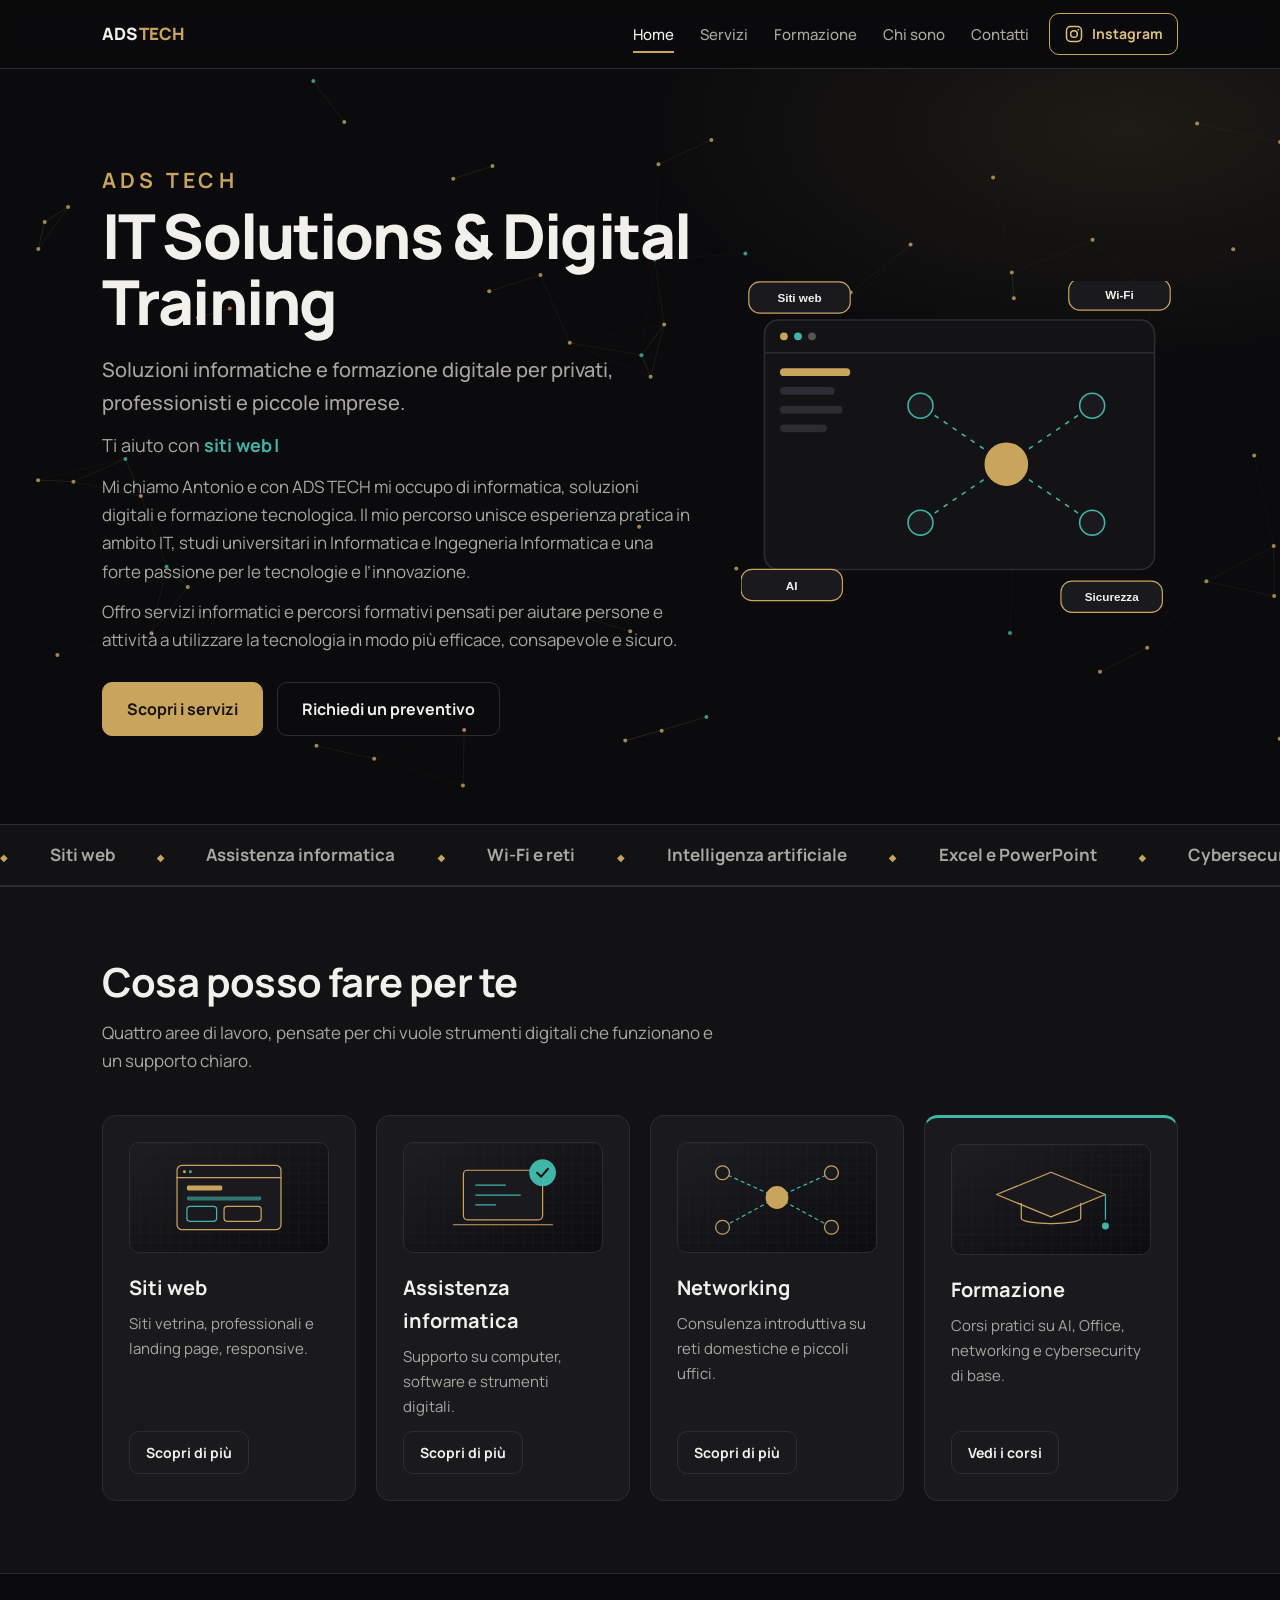
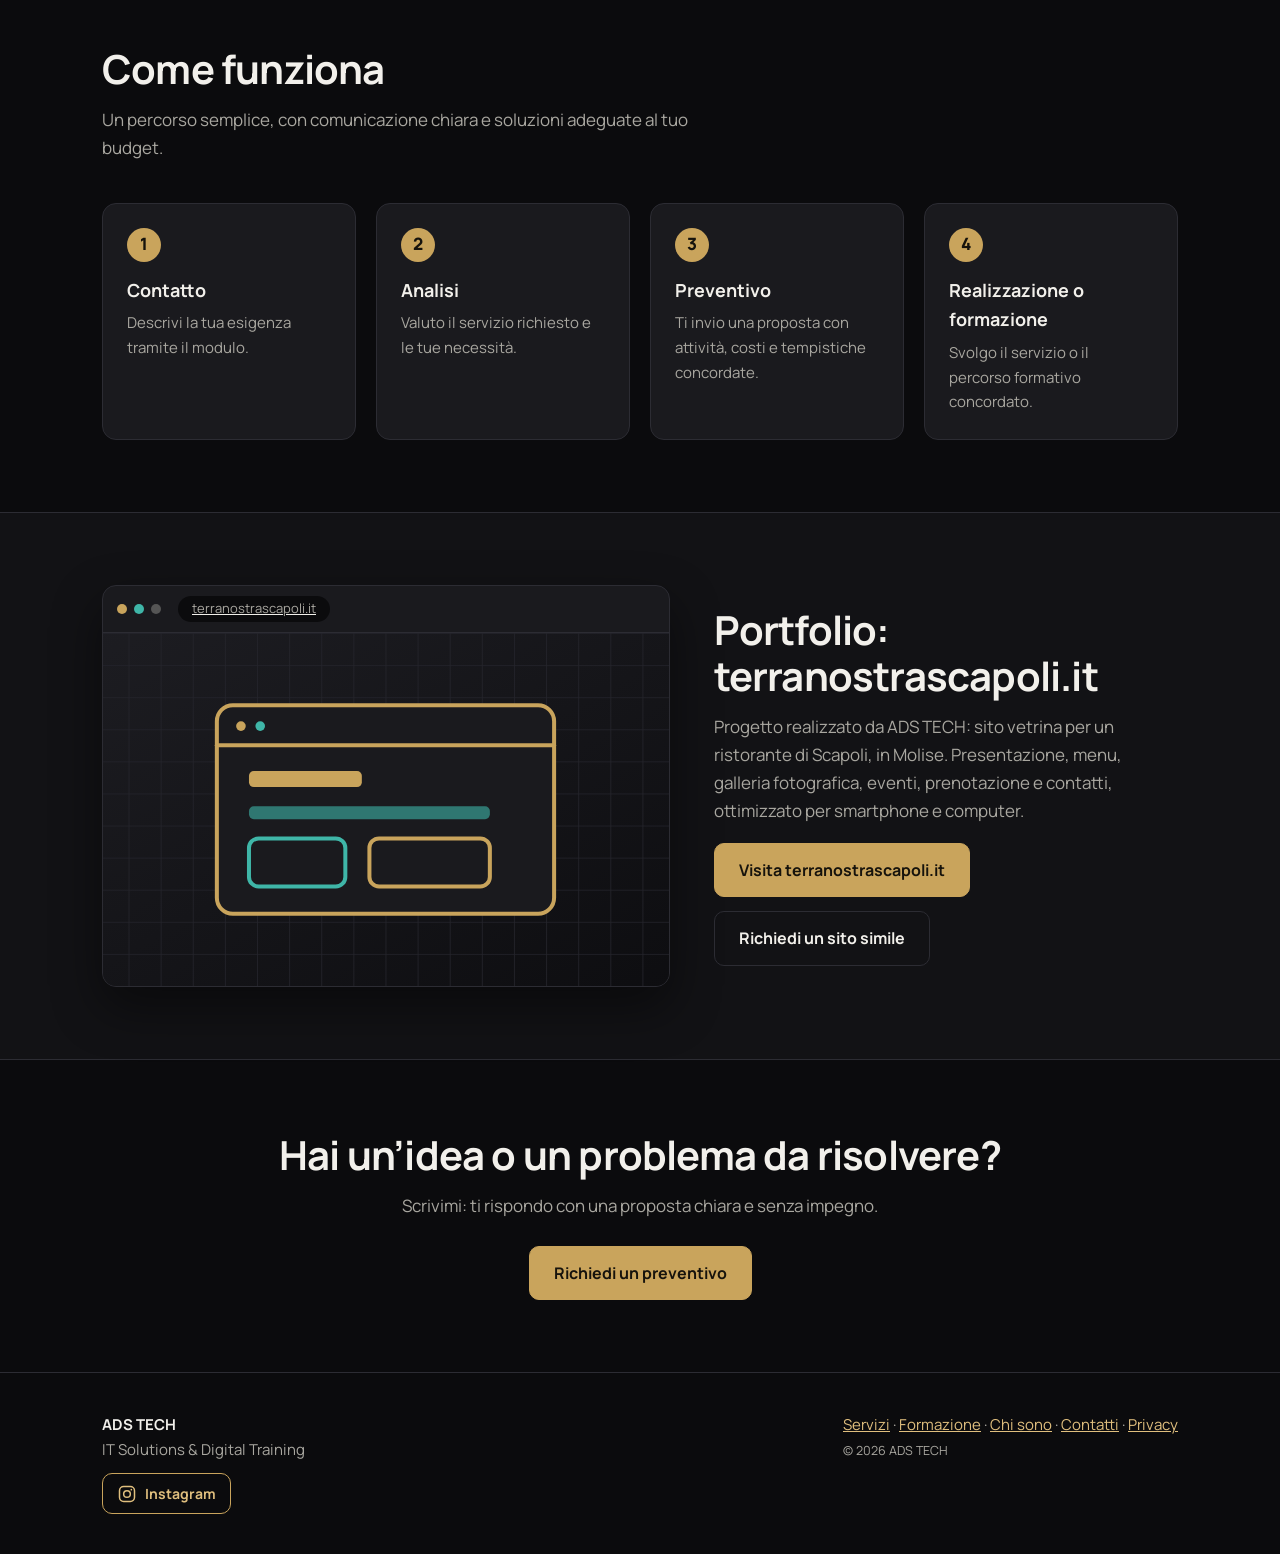
<file: index.html>
<!DOCTYPE html>
<html lang="it">
<head>
<meta charset="utf-8">
<meta name="viewport" content="width=device-width, initial-scale=1">
<title>ADS TECH | Servizi informatici, siti web, networking e intelligenza artificiale</title>
<meta name="description" content="ADS TECH: servizi informatici, creazione siti web, networking e intelligenza artificiale per privati, professionisti e piccole imprese.">
<meta name="author" content="ADS TECH">
<meta property="og:title" content="ADS TECH | Servizi informatici, siti web, networking e intelligenza artificiale">
<meta property="og:description" content="ADS TECH: servizi informatici, creazione siti web, networking e intelligenza artificiale per privati, professionisti e piccole imprese.">
<meta property="og:type" content="website"><meta property="og:site_name" content="ADS TECH">
<meta name="theme-color" content="#0b0b0d">
<link rel="preconnect" href="https://fonts.googleapis.com"><link rel="preconnect" href="https://fonts.gstatic.com" crossorigin>
<link href="https://fonts.googleapis.com/css2?family=Manrope:wght@400;500;700;800&display=swap" rel="stylesheet">
<link rel="stylesheet" href="style.css">
</head>
<body>
<header><div class="wrap nav">
<a class="logo" href="index.html">ADS <span>TECH</span></a>
<nav aria-label="Principale"><button class="menu-btn" id="menuBtn" aria-expanded="false" aria-controls="menu">Menu</button>
<ul id="menu">
<li><a href="index.html" aria-current="page">Home</a></li><li><a href="servizi.html" >Servizi</a></li><li><a href="formazione.html" >Formazione</a></li><li><a href="chi-sono.html" >Chi sono</a></li><li><a href="contatti.html" >Contatti</a></li>
</ul><a class="ig-btn" href="https://www.instagram.com/disandro.tech?cplk=MXMwYnIwM2o0bHpkdw%3D%3D&amp;utm_source=qr" target="_blank" rel="noopener" aria-label="ADS TECH su Instagram"><svg viewBox="0 0 24 24" aria-hidden="true"><rect x="3" y="3" width="18" height="18" rx="5"/><circle cx="12" cy="12" r="4"/><circle cx="17.2" cy="6.8" r="1" fill="currentColor" stroke="none"/></svg><span>Instagram</span></a></nav></div></header>
<main>
<div class="hero"><canvas id="bg" aria-hidden="true"></canvas><div class="wrap grid">
<div class="intro">
<h1><span class="kicker">ADS TECH</span>IT Solutions &amp; Digital Training</h1>
<p class="sub">Soluzioni informatiche e formazione digitale per privati, professionisti e piccole imprese.</p>
<p class="rot">Ti aiuto con <b id="rot"></b></p>
<p>Mi chiamo Antonio e con ADS TECH mi occupo di informatica, soluzioni digitali e formazione tecnologica. Il mio percorso unisce esperienza pratica in ambito IT, studi universitari in Informatica e Ingegneria Informatica e una forte passione per le tecnologie e l’innovazione.</p>
<p>Offro servizi informatici e percorsi formativi pensati per aiutare persone e attività a utilizzare la tecnologia in modo più efficace, consapevole e sicuro.</p>
<div class="cta"><a class="btn btn-primary" href="servizi.html">Scopri i servizi</a><a class="btn btn-ghost" href="contatti.html">Richiedi un preventivo</a></div>
</div>
<div class="net-wrap" aria-hidden="true"><img src="hero.svg" alt="" width="560" height="440"></div>
</div></div>
<div class="marquee" aria-hidden="true"><div class="track"><span>Siti web</span><span>Assistenza informatica</span><span>Wi-Fi e reti</span><span>Intelligenza artificiale</span><span>Excel e PowerPoint</span><span>Cybersecurity di base</span><span>TCP/IP</span><span>Password sicure</span><span>Backup dei dati</span><span>Prompt efficaci</span><span>Siti web</span><span>Assistenza informatica</span><span>Wi-Fi e reti</span><span>Intelligenza artificiale</span><span>Excel e PowerPoint</span><span>Cybersecurity di base</span><span>TCP/IP</span><span>Password sicure</span><span>Backup dei dati</span><span>Prompt efficaci</span></div></div>
<section class="alt"><div class="wrap"><h2>Cosa posso fare per te</h2><p class="lead">Quattro aree di lavoro, pensate per chi vuole strumenti digitali che funzionano e un supporto chiaro.</p>
<div class="cards">
<article class="card"><img class="cimg" src="web.svg" alt="" loading="lazy" width="400" height="220"><h3>Siti web</h3><p>Siti vetrina, professionali e landing page, responsive.</p><a class="btn btn-sm btn-ghost" href="servizi.html#web">Scopri di più</a></article>
<article class="card"><img class="cimg" src="assist.svg" alt="" loading="lazy" width="400" height="220"><h3>Assistenza informatica</h3><p>Supporto su computer, software e strumenti digitali.</p><a class="btn btn-sm btn-ghost" href="servizi.html#assistenza">Scopri di più</a></article>
<article class="card"><img class="cimg" src="net.svg" alt="" loading="lazy" width="400" height="220"><h3>Networking</h3><p>Consulenza introduttiva su reti domestiche e piccoli uffici.</p><a class="btn btn-sm btn-ghost" href="servizi.html#networking">Scopri di più</a></article>
<article class="card course"><img class="cimg" src="train.svg" alt="" loading="lazy" width="400" height="220"><h3>Formazione</h3><p>Corsi pratici su AI, Office, networking e cybersecurity di base.</p><a class="btn btn-sm btn-ghost" href="formazione.html">Vedi i corsi</a></article>
</div></div></section>
<section><div class="wrap"><h2>Come funziona</h2><p class="lead">Un percorso semplice, con comunicazione chiara e soluzioni adeguate al tuo budget.</p><ol class="steps"><li><h3>Contatto</h3><p>Descrivi la tua esigenza tramite il modulo.</p></li><li><h3>Analisi</h3><p>Valuto il servizio richiesto e le tue necessità.</p></li><li><h3>Preventivo</h3><p>Ti invio una proposta con attività, costi e tempistiche concordate.</p></li><li><h3>Realizzazione o formazione</h3><p>Svolgo il servizio o il percorso formativo concordato.</p></li></ol></div></section>
<section class="alt" id="demo"><div class="wrap demo">
<a class="browser" href="https://terranostrascapoli.it/" target="_blank" rel="noopener" aria-label="Apri terranostrascapoli.it, progetto realizzato da ADS TECH"><div class="bar"><i></i><i></i><i></i><span>terranostrascapoli.it</span></div><img src="https://terranostrascapoli.it/caption%281%29.jpg" alt="Anteprima del progetto terranostrascapoli.it realizzato da ADS TECH" loading="lazy" onerror="this.onerror=null;this.src='web.svg'"></a>
<div><h2>Portfolio: terranostrascapoli.it</h2><p class="lead" style="margin-bottom:18px">Progetto realizzato da ADS TECH: sito vetrina per un ristorante di Scapoli, in Molise. Presentazione, menu, galleria fotografica, eventi, prenotazione e contatti, ottimizzato per smartphone e computer.</p>
<div class="cta" style="margin-top:0"><a class="btn btn-primary" href="https://terranostrascapoli.it/" target="_blank" rel="noopener">Visita terranostrascapoli.it</a><a class="btn btn-ghost" href="contatti.html?servizio=Realizzazione%20siti%20web">Richiedi un sito simile</a></div></div>
</div></section>
<section class="band"><div class="wrap"><h2>Hai un’idea o un problema da risolvere?</h2><p class="lead">Scrivimi: ti rispondo con una proposta chiara e senza impegno.</p><a class="btn btn-primary" href="contatti.html">Richiedi un preventivo</a></div></section>
</main>
<footer><div class="wrap foot">
<div><b style="color:var(--text)">ADS TECH</b><br>IT Solutions &amp; Digital Training<br><a class="ig-btn ig-f" href="https://www.instagram.com/disandro.tech?cplk=MXMwYnIwM2o0bHpkdw%3D%3D&amp;utm_source=qr" target="_blank" rel="noopener" aria-label="ADS TECH su Instagram"><svg viewBox="0 0 24 24" aria-hidden="true"><rect x="3" y="3" width="18" height="18" rx="5"/><circle cx="12" cy="12" r="4"/><circle cx="17.2" cy="6.8" r="1" fill="currentColor" stroke="none"/></svg><span>Instagram</span></a></div>
<div><a href="servizi.html">Servizi</a> · <a href="formazione.html">Formazione</a> · <a href="chi-sono.html">Chi sono</a> · <a href="contatti.html">Contatti</a> · <a href="contatti.html#privacy">Privacy</a><br><!-- Aggiungere qui P.IVA / dati fiscali quando disponibili --><small>© <span id="y"></span> ADS TECH</small></div>
</div></footer>
<script src="effects.js" defer></script>
<script src="script.js"></script>
</body>
</html>
</file>
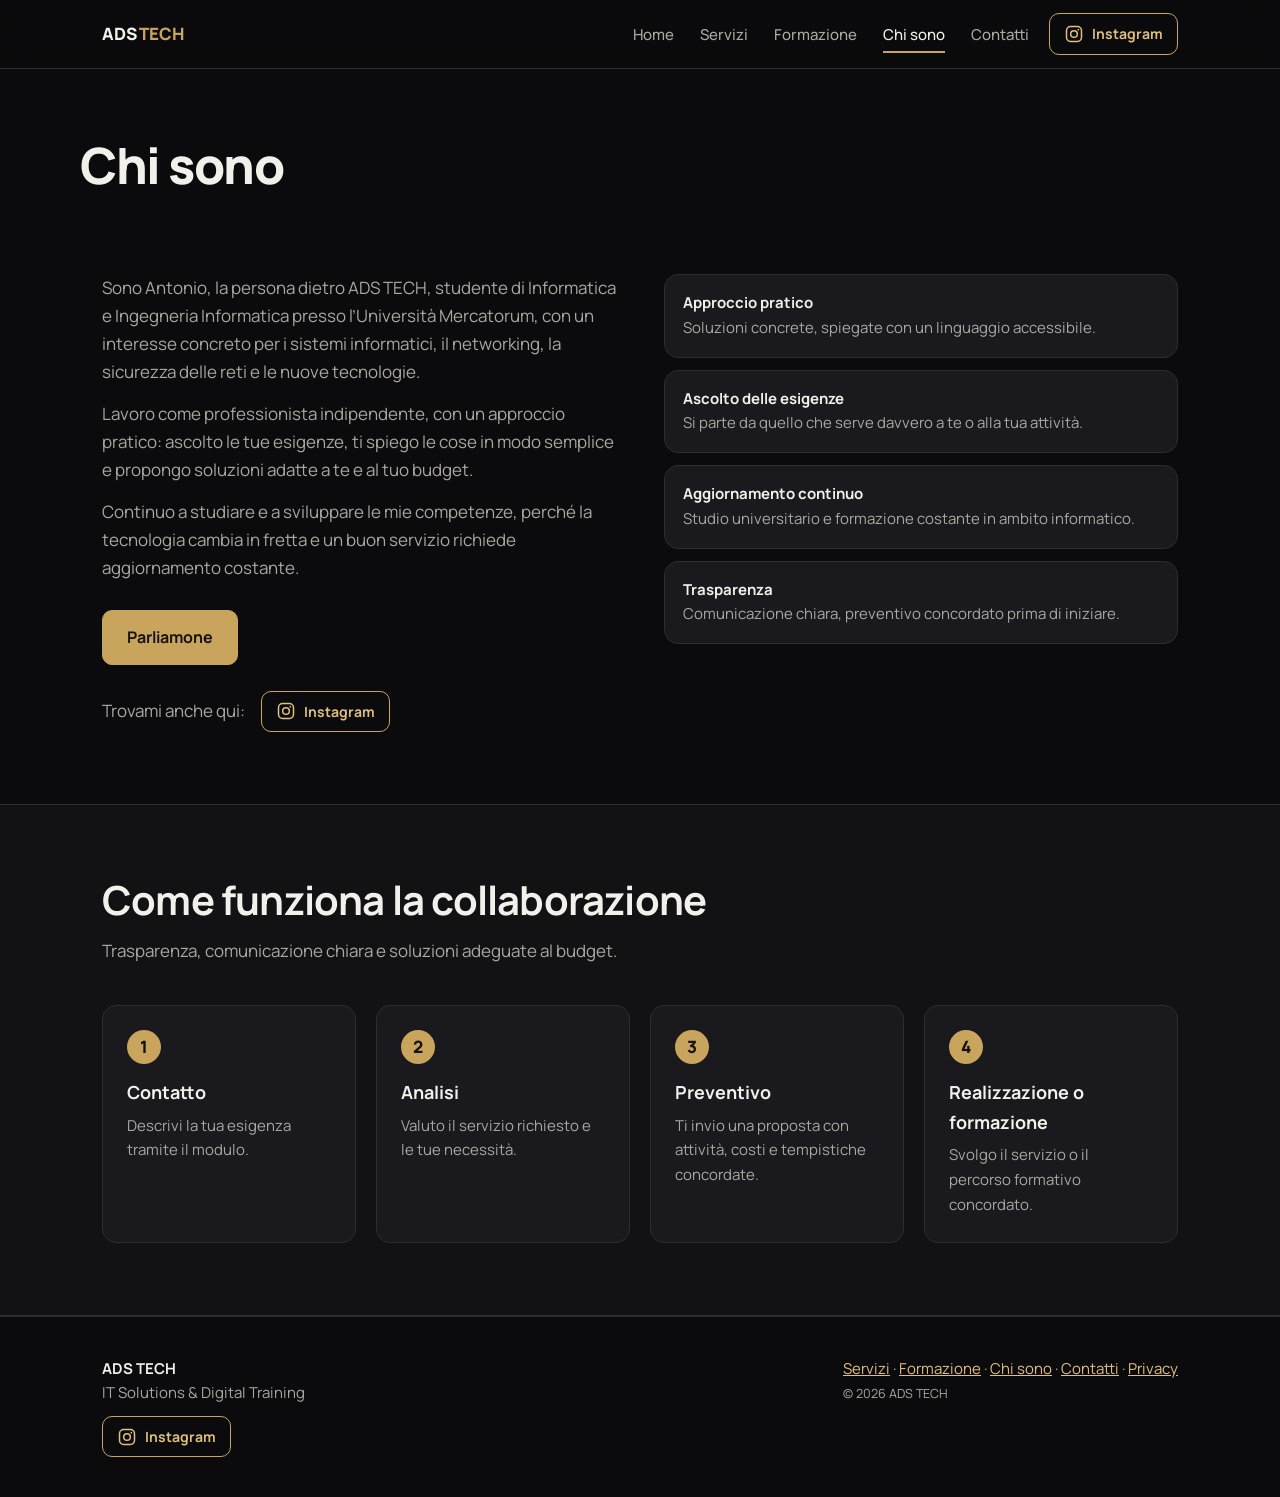
<file: chi-sono.html>
<!DOCTYPE html>
<html lang="it">
<head>
<meta charset="utf-8">
<meta name="viewport" content="width=device-width, initial-scale=1">
<title>Chi sono | ADS TECH</title>
<meta name="description" content="Chi c’è dietro ADS TECH: Antonio, studente di Informatica e Ingegneria Informatica: approccio pratico, ascolto delle esigenze e aggiornamento continuo.">
<meta name="author" content="ADS TECH">
<meta property="og:title" content="Chi sono | ADS TECH">
<meta property="og:description" content="Chi c’è dietro ADS TECH: Antonio, studente di Informatica e Ingegneria Informatica: approccio pratico, ascolto delle esigenze e aggiornamento continuo.">
<meta property="og:type" content="website"><meta property="og:site_name" content="ADS TECH">
<meta name="theme-color" content="#0b0b0d">
<link rel="preconnect" href="https://fonts.googleapis.com"><link rel="preconnect" href="https://fonts.gstatic.com" crossorigin>
<link href="https://fonts.googleapis.com/css2?family=Manrope:wght@400;500;700;800&display=swap" rel="stylesheet">
<link rel="stylesheet" href="style.css">
</head>
<body>
<header><div class="wrap nav">
<a class="logo" href="index.html">ADS <span>TECH</span></a>
<nav aria-label="Principale"><button class="menu-btn" id="menuBtn" aria-expanded="false" aria-controls="menu">Menu</button>
<ul id="menu">
<li><a href="index.html" >Home</a></li><li><a href="servizi.html" >Servizi</a></li><li><a href="formazione.html" >Formazione</a></li><li><a href="chi-sono.html" aria-current="page">Chi sono</a></li><li><a href="contatti.html" >Contatti</a></li>
</ul><a class="ig-btn" href="https://www.instagram.com/disandro.tech?cplk=MXMwYnIwM2o0bHpkdw%3D%3D&amp;utm_source=qr" target="_blank" rel="noopener" aria-label="ADS TECH su Instagram"><svg viewBox="0 0 24 24" aria-hidden="true"><rect x="3" y="3" width="18" height="18" rx="5"/><circle cx="12" cy="12" r="4"/><circle cx="17.2" cy="6.8" r="1" fill="currentColor" stroke="none"/></svg><span>Instagram</span></a></nav></div></header>
<main>
<div class="wrap page-title"><h1 style="font-size:clamp(32px,5vw,50px)">Chi sono</h1></div>
<section><div class="wrap about"><div>
<p>Sono Antonio, la persona dietro ADS TECH, studente di Informatica e Ingegneria Informatica presso l’Università Mercatorum, con un interesse concreto per i sistemi informatici, il networking, la sicurezza delle reti e le nuove tecnologie.</p>
<p>Lavoro come professionista indipendente, con un approccio pratico: ascolto le tue esigenze, ti spiego le cose in modo semplice e propongo soluzioni adatte a te e al tuo budget.</p>
<p>Continuo a studiare e a sviluppare le mie competenze, perché la tecnologia cambia in fretta e un buon servizio richiede aggiornamento costante.</p>
<div class="cta"><a class="btn btn-primary" href="contatti.html">Parliamone</a></div><div class="social"><span>Trovami anche qui:</span><a class="ig-btn" href="https://www.instagram.com/disandro.tech?cplk=MXMwYnIwM2o0bHpkdw%3D%3D&amp;utm_source=qr" target="_blank" rel="noopener" aria-label="ADS TECH su Instagram"><svg viewBox="0 0 24 24" aria-hidden="true"><rect x="3" y="3" width="18" height="18" rx="5"/><circle cx="12" cy="12" r="4"/><circle cx="17.2" cy="6.8" r="1" fill="currentColor" stroke="none"/></svg><span>Instagram</span></a></div></div>
<div class="side"><ul class="facts"><li><b>Approccio pratico</b><span>Soluzioni concrete, spiegate con un linguaggio accessibile.</span></li><li><b>Ascolto delle esigenze</b><span>Si parte da quello che serve davvero a te o alla tua attività.</span></li><li><b>Aggiornamento continuo</b><span>Studio universitario e formazione costante in ambito informatico.</span></li><li><b>Trasparenza</b><span>Comunicazione chiara, preventivo concordato prima di iniziare.</span></li></ul></div>
</div></section>
<section class="alt"><div class="wrap"><h2>Come funziona la collaborazione</h2><p class="lead">Trasparenza, comunicazione chiara e soluzioni adeguate al budget.</p><ol class="steps"><li><h3>Contatto</h3><p>Descrivi la tua esigenza tramite il modulo.</p></li><li><h3>Analisi</h3><p>Valuto il servizio richiesto e le tue necessità.</p></li><li><h3>Preventivo</h3><p>Ti invio una proposta con attività, costi e tempistiche concordate.</p></li><li><h3>Realizzazione o formazione</h3><p>Svolgo il servizio o il percorso formativo concordato.</p></li></ol></div></section>
</main>
<footer><div class="wrap foot">
<div><b style="color:var(--text)">ADS TECH</b><br>IT Solutions &amp; Digital Training<br><a class="ig-btn ig-f" href="https://www.instagram.com/disandro.tech?cplk=MXMwYnIwM2o0bHpkdw%3D%3D&amp;utm_source=qr" target="_blank" rel="noopener" aria-label="ADS TECH su Instagram"><svg viewBox="0 0 24 24" aria-hidden="true"><rect x="3" y="3" width="18" height="18" rx="5"/><circle cx="12" cy="12" r="4"/><circle cx="17.2" cy="6.8" r="1" fill="currentColor" stroke="none"/></svg><span>Instagram</span></a></div>
<div><a href="servizi.html">Servizi</a> · <a href="formazione.html">Formazione</a> · <a href="chi-sono.html">Chi sono</a> · <a href="contatti.html">Contatti</a> · <a href="contatti.html#privacy">Privacy</a><br><!-- Aggiungere qui P.IVA / dati fiscali quando disponibili --><small>© <span id="y"></span> ADS TECH</small></div>
</div></footer>
<script src="effects.js" defer></script>
<script src="script.js"></script>
</body>
</html>
</file>
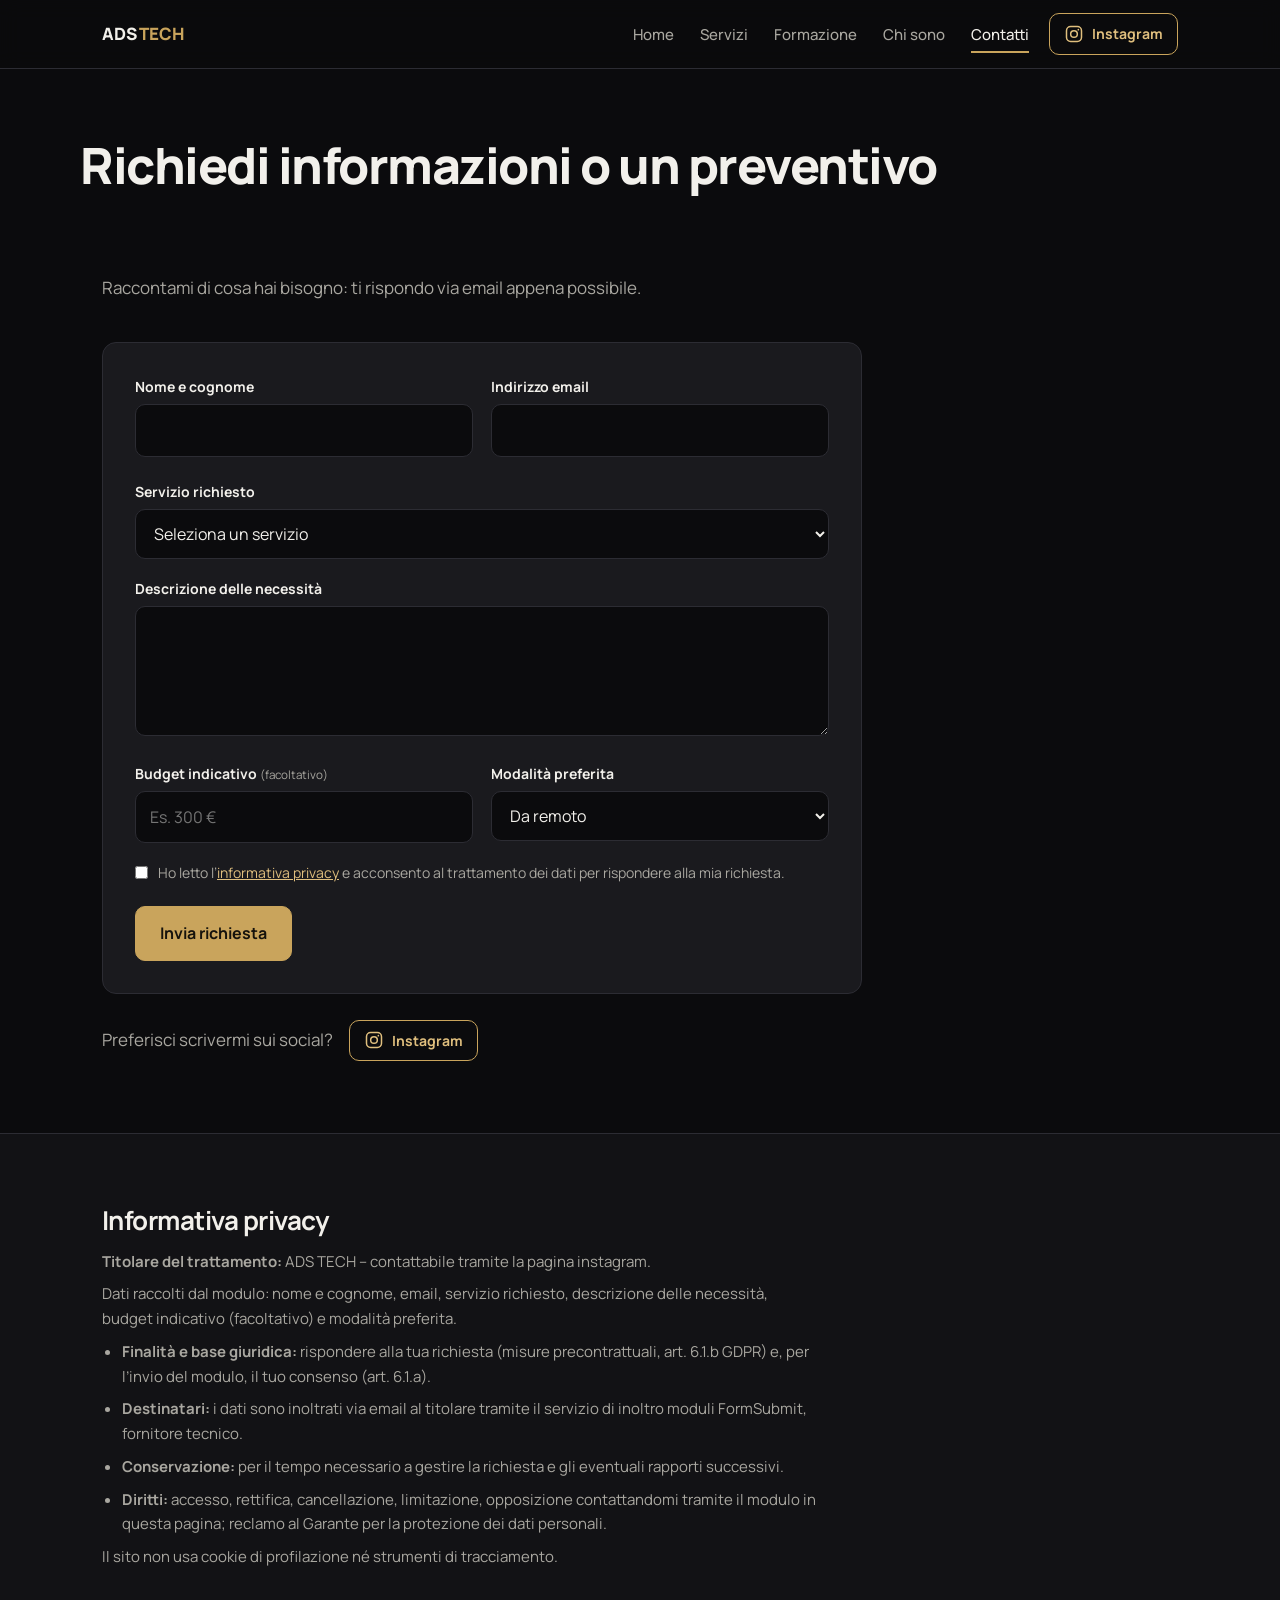
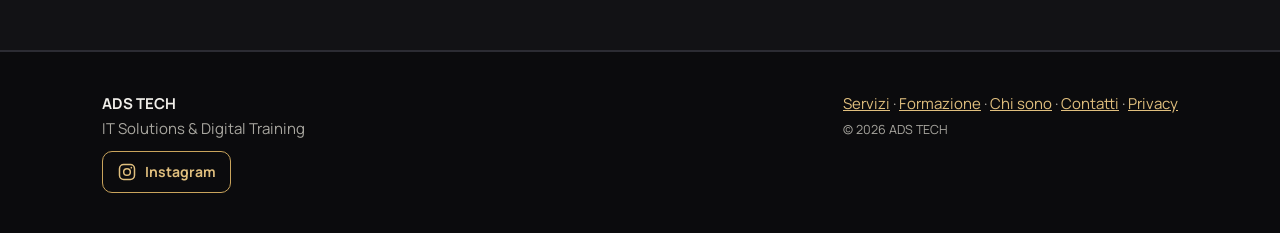
<file: contatti.html>
<!DOCTYPE html>
<html lang="it">
<head>
<meta charset="utf-8">
<meta name="viewport" content="width=device-width, initial-scale=1">
<title>Contatti e preventivi | ADS TECH</title>
<meta name="description" content="Richiedi informazioni o un preventivo per siti web, assistenza informatica, networking e corsi di formazione digitale.">
<meta name="author" content="ADS TECH">
<meta property="og:title" content="Contatti e preventivi | ADS TECH">
<meta property="og:description" content="Richiedi informazioni o un preventivo per siti web, assistenza informatica, networking e corsi di formazione digitale.">
<meta property="og:type" content="website"><meta property="og:site_name" content="ADS TECH">
<meta name="theme-color" content="#0b0b0d">
<link rel="preconnect" href="https://fonts.googleapis.com"><link rel="preconnect" href="https://fonts.gstatic.com" crossorigin>
<link href="https://fonts.googleapis.com/css2?family=Manrope:wght@400;500;700;800&display=swap" rel="stylesheet">
<link rel="stylesheet" href="style.css">
</head>
<body>
<header><div class="wrap nav">
<a class="logo" href="index.html">ADS <span>TECH</span></a>
<nav aria-label="Principale"><button class="menu-btn" id="menuBtn" aria-expanded="false" aria-controls="menu">Menu</button>
<ul id="menu">
<li><a href="index.html" >Home</a></li><li><a href="servizi.html" >Servizi</a></li><li><a href="formazione.html" >Formazione</a></li><li><a href="chi-sono.html" >Chi sono</a></li><li><a href="contatti.html" aria-current="page">Contatti</a></li>
</ul><a class="ig-btn" href="https://www.instagram.com/disandro.tech?cplk=MXMwYnIwM2o0bHpkdw%3D%3D&amp;utm_source=qr" target="_blank" rel="noopener" aria-label="ADS TECH su Instagram"><svg viewBox="0 0 24 24" aria-hidden="true"><rect x="3" y="3" width="18" height="18" rx="5"/><circle cx="12" cy="12" r="4"/><circle cx="17.2" cy="6.8" r="1" fill="currentColor" stroke="none"/></svg><span>Instagram</span></a></nav></div></header>
<main>
<div class="wrap page-title"><h1 style="font-size:clamp(32px,5vw,50px)">Richiedi informazioni o un preventivo</h1></div>
<section><div class="wrap"><p class="lead">Raccontami di cosa hai bisogno: ti rispondo via email appena possibile.</p>
<div class="formbox"><form id="form" novalidate>
<div class="hp" aria-hidden="true"><label>Non compilare<input type="text" name="_honey" tabindex="-1" autocomplete="off"></label></div>
<div class="row"><div class="field"><label for="nome">Nome e cognome</label><input id="nome" name="nome" autocomplete="name" required><div class="err" id="e-nome"></div></div>
<div class="field"><label for="email">Indirizzo email</label><input id="email" name="email" type="email" autocomplete="email" required><div class="err" id="e-email"></div></div></div>
<div class="field"><label for="servizio">Servizio richiesto</label><select id="servizio" name="servizio" required><option value="">Seleziona un servizio</option><option>Realizzazione siti web</option><option>Assistenza informatica</option><option>Networking</option><option>Corso di intelligenza artificiale</option><option>Corso Microsoft Word, Excel e PowerPoint</option><option>Corso di networking</option><option>Corso di cybersecurity di base</option><option>Altro</option></select><div class="err" id="e-servizio"></div></div>
<div class="field"><label for="messaggio">Descrizione delle necessità</label><textarea id="messaggio" name="messaggio" required></textarea><div class="err" id="e-messaggio"></div></div>
<div class="row"><div class="field"><label for="budget">Budget indicativo <small>(facoltativo)</small></label><input id="budget" name="budget" placeholder="Es. 300 €"></div>
<div class="field"><label for="modalita">Modalità preferita</label><select id="modalita" name="modalita"><option>Da remoto</option><option>In presenza (se disponibile)</option></select></div></div>
<div class="field check"><input type="checkbox" id="privacy-ok" name="privacy" required><label for="privacy-ok">Ho letto l’<a href="#privacy">informativa privacy</a> e acconsento al trattamento dei dati per rispondere alla mia richiesta.</label></div>
<div class="err" id="e-privacy"></div>
<div class="actions"><button class="btn btn-primary" type="submit" id="send">Invia richiesta</button></div>
<div class="status" id="status" role="status" aria-live="polite"></div>
</form></div><div class="social"><span>Preferisci scrivermi sui social?</span><a class="ig-btn" href="https://www.instagram.com/disandro.tech?cplk=MXMwYnIwM2o0bHpkdw%3D%3D&amp;utm_source=qr" target="_blank" rel="noopener" aria-label="ADS TECH su Instagram"><svg viewBox="0 0 24 24" aria-hidden="true"><rect x="3" y="3" width="18" height="18" rx="5"/><circle cx="12" cy="12" r="4"/><circle cx="17.2" cy="6.8" r="1" fill="currentColor" stroke="none"/></svg><span>Instagram</span></a></div></div></section>
<section id="privacy" class="alt"><div class="wrap"><h2>Informativa privacy</h2>
<p><b>Titolare del trattamento:</b> ADS TECH – contattabile tramite la pagina instagram.</p>
<p>Dati raccolti dal modulo: nome e cognome, email, servizio richiesto, descrizione delle necessità, budget indicativo (facoltativo) e modalità preferita.</p>
<ul><li><b>Finalità e base giuridica:</b> rispondere alla tua richiesta (misure precontrattuali, art. 6.1.b GDPR) e, per l’invio del modulo, il tuo consenso (art. 6.1.a).</li>
<li><b>Destinatari:</b> i dati sono inoltrati via email al titolare tramite il servizio di inoltro moduli FormSubmit, fornitore tecnico.</li>
<li><b>Conservazione:</b> per il tempo necessario a gestire la richiesta e gli eventuali rapporti successivi.</li>
<li><b>Diritti:</b> accesso, rettifica, cancellazione, limitazione, opposizione contattandomi tramite il modulo in questa pagina; reclamo al Garante per la protezione dei dati personali.</li>
</ul>
<p>Il sito non usa cookie di profilazione né strumenti di tracciamento.</p></div></section>
</main>
<footer><div class="wrap foot">
<div><b style="color:var(--text)">ADS TECH</b><br>IT Solutions &amp; Digital Training<br><a class="ig-btn ig-f" href="https://www.instagram.com/disandro.tech?cplk=MXMwYnIwM2o0bHpkdw%3D%3D&amp;utm_source=qr" target="_blank" rel="noopener" aria-label="ADS TECH su Instagram"><svg viewBox="0 0 24 24" aria-hidden="true"><rect x="3" y="3" width="18" height="18" rx="5"/><circle cx="12" cy="12" r="4"/><circle cx="17.2" cy="6.8" r="1" fill="currentColor" stroke="none"/></svg><span>Instagram</span></a></div>
<div><a href="servizi.html">Servizi</a> · <a href="formazione.html">Formazione</a> · <a href="chi-sono.html">Chi sono</a> · <a href="contatti.html">Contatti</a> · <a href="contatti.html#privacy">Privacy</a><br><!-- Aggiungere qui P.IVA / dati fiscali quando disponibili --><small>© <span id="y"></span> ADS TECH</small></div>
</div></footer>
<script src="effects.js" defer></script>
<script src="script.js"></script>
</body>
</html>
</file>
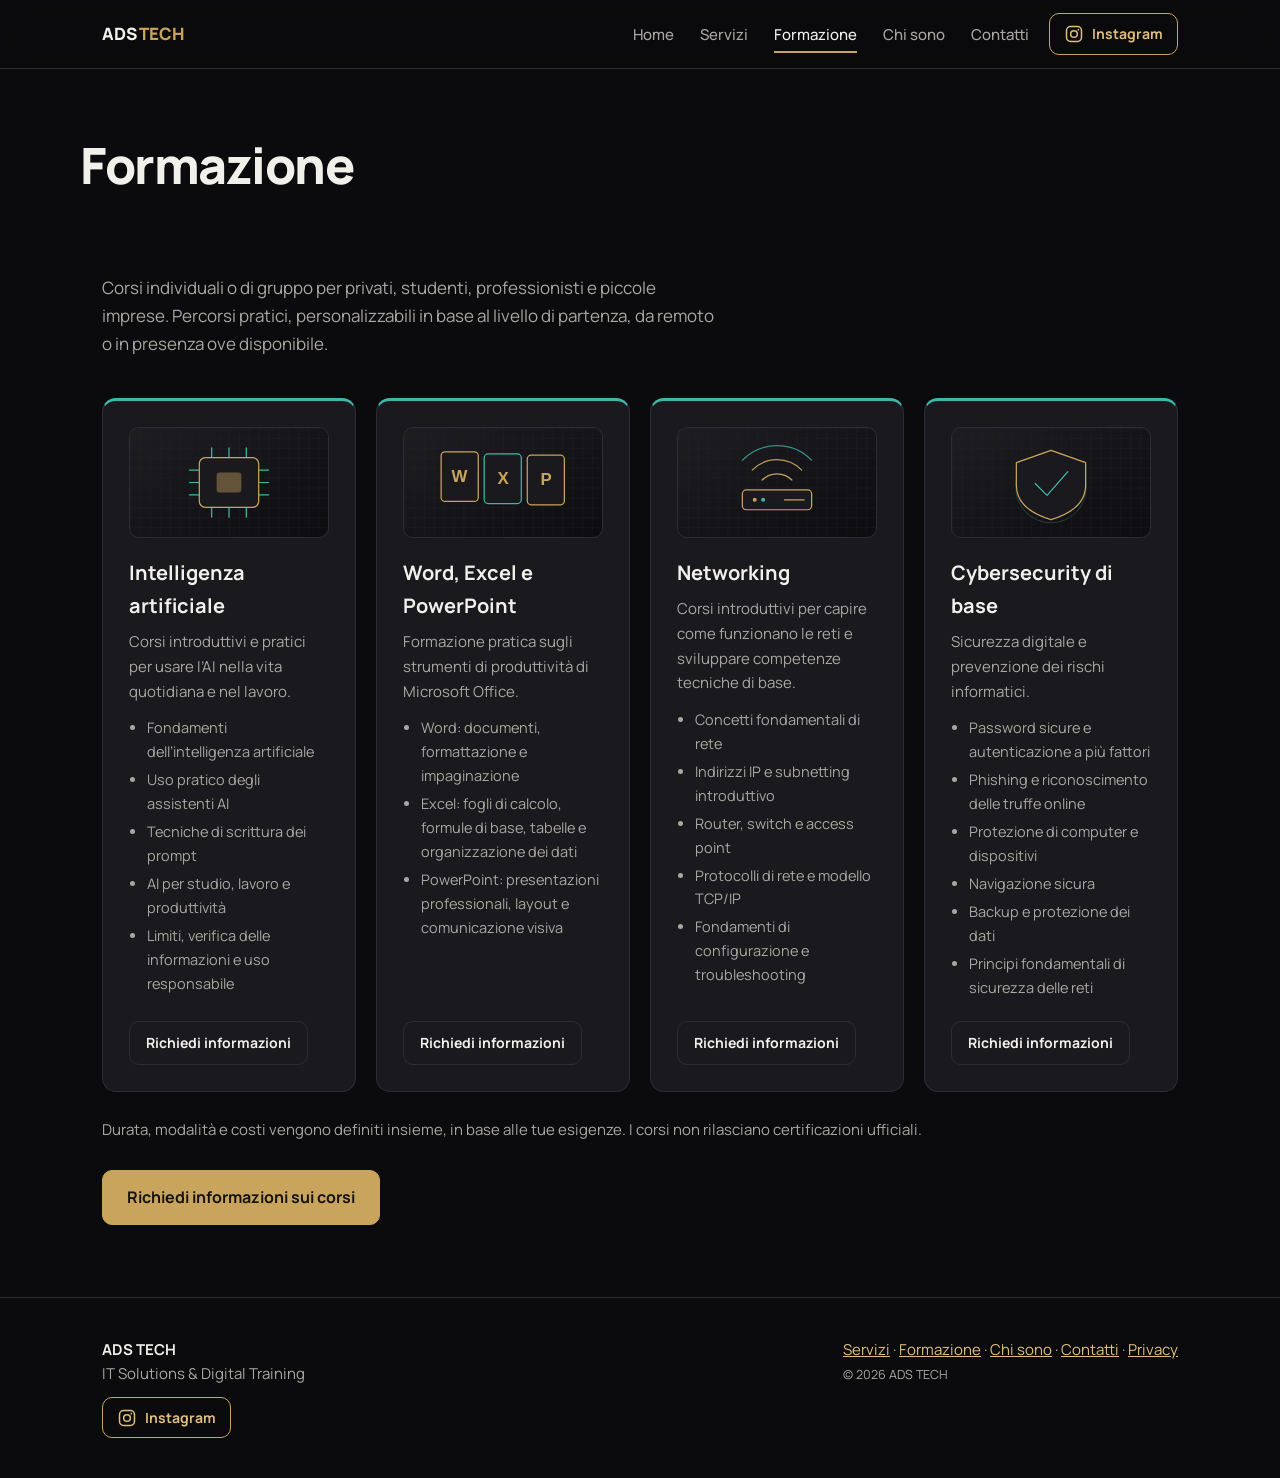
<file: formazione.html>
<!DOCTYPE html>
<html lang="it">
<head>
<meta charset="utf-8">
<meta name="viewport" content="width=device-width, initial-scale=1">
<title>Formazione digitale | ADS TECH</title>
<meta name="description" content="Corsi pratici di intelligenza artificiale, Word Excel PowerPoint, networking e cybersecurity di base, da remoto o in presenza.">
<meta name="author" content="ADS TECH">
<meta property="og:title" content="Formazione digitale | ADS TECH">
<meta property="og:description" content="Corsi pratici di intelligenza artificiale, Word Excel PowerPoint, networking e cybersecurity di base, da remoto o in presenza.">
<meta property="og:type" content="website"><meta property="og:site_name" content="ADS TECH">
<meta name="theme-color" content="#0b0b0d">
<link rel="preconnect" href="https://fonts.googleapis.com"><link rel="preconnect" href="https://fonts.gstatic.com" crossorigin>
<link href="https://fonts.googleapis.com/css2?family=Manrope:wght@400;500;700;800&display=swap" rel="stylesheet">
<link rel="stylesheet" href="style.css">
</head>
<body>
<header><div class="wrap nav">
<a class="logo" href="index.html">ADS <span>TECH</span></a>
<nav aria-label="Principale"><button class="menu-btn" id="menuBtn" aria-expanded="false" aria-controls="menu">Menu</button>
<ul id="menu">
<li><a href="index.html" >Home</a></li><li><a href="servizi.html" >Servizi</a></li><li><a href="formazione.html" aria-current="page">Formazione</a></li><li><a href="chi-sono.html" >Chi sono</a></li><li><a href="contatti.html" >Contatti</a></li>
</ul><a class="ig-btn" href="https://www.instagram.com/disandro.tech?cplk=MXMwYnIwM2o0bHpkdw%3D%3D&amp;utm_source=qr" target="_blank" rel="noopener" aria-label="ADS TECH su Instagram"><svg viewBox="0 0 24 24" aria-hidden="true"><rect x="3" y="3" width="18" height="18" rx="5"/><circle cx="12" cy="12" r="4"/><circle cx="17.2" cy="6.8" r="1" fill="currentColor" stroke="none"/></svg><span>Instagram</span></a></nav></div></header>
<main>
<div class="wrap page-title"><h1 style="font-size:clamp(32px,5vw,50px)">Formazione</h1></div>
<section><div class="wrap"><p class="lead">Corsi individuali o di gruppo per privati, studenti, professionisti e piccole imprese. Percorsi pratici, personalizzabili in base al livello di partenza, da remoto o in presenza ove disponibile.</p>
<div class="cards">
<article class="card course"><img class="cimg" src="ai.svg" alt="" loading="lazy" width="400" height="220"><h3>Intelligenza artificiale</h3><p>Corsi introduttivi e pratici per usare l’AI nella vita quotidiana e nel lavoro.</p><ul><li>Fondamenti dell’intelligenza artificiale</li><li>Uso pratico degli assistenti AI</li><li>Tecniche di scrittura dei prompt</li><li>AI per studio, lavoro e produttività</li><li>Limiti, verifica delle informazioni e uso responsabile</li></ul><a class="btn btn-sm btn-ghost" href="contatti.html?servizio=Corso%20di%20intelligenza%20artificiale">Richiedi informazioni</a></article>
<article class="card course"><img class="cimg" src="office.svg" alt="" loading="lazy" width="400" height="220"><h3>Word, Excel e PowerPoint</h3><p>Formazione pratica sugli strumenti di produttività di Microsoft Office.</p><ul><li>Word: documenti, formattazione e impaginazione</li><li>Excel: fogli di calcolo, formule di base, tabelle e organizzazione dei dati</li><li>PowerPoint: presentazioni professionali, layout e comunicazione visiva</li></ul><a class="btn btn-sm btn-ghost" href="contatti.html?servizio=Corso%20Microsoft%20Word%2C%20Excel%20e%20PowerPoint">Richiedi informazioni</a></article>
<article class="card course"><img class="cimg" src="rete.svg" alt="" loading="lazy" width="400" height="220"><h3>Networking</h3><p>Corsi introduttivi per capire come funzionano le reti e sviluppare competenze tecniche di base.</p><ul><li>Concetti fondamentali di rete</li><li>Indirizzi IP e subnetting introduttivo</li><li>Router, switch e access point</li><li>Protocolli di rete e modello TCP/IP</li><li>Fondamenti di configurazione e troubleshooting</li></ul><a class="btn btn-sm btn-ghost" href="contatti.html?servizio=Corso%20di%20networking">Richiedi informazioni</a></article>
<article class="card course"><img class="cimg" src="sec.svg" alt="" loading="lazy" width="400" height="220"><h3>Cybersecurity di base</h3><p>Sicurezza digitale e prevenzione dei rischi informatici.</p><ul><li>Password sicure e autenticazione a più fattori</li><li>Phishing e riconoscimento delle truffe online</li><li>Protezione di computer e dispositivi</li><li>Navigazione sicura</li><li>Backup e protezione dei dati</li><li>Principi fondamentali di sicurezza delle reti</li></ul><a class="btn btn-sm btn-ghost" href="contatti.html?servizio=Corso%20di%20cybersecurity%20di%20base">Richiedi informazioni</a></article>
</div>
<!-- Per aggiungere prezzi o durata: inserire un <p> dentro la card del corso. -->
<p class="trust">Durata, modalità e costi vengono definiti insieme, in base alle tue esigenze. I corsi non rilasciano certificazioni ufficiali.</p>
<div class="cta"><a class="btn btn-primary" href="contatti.html?servizio=Altro">Richiedi informazioni sui corsi</a></div></div></section>
</main>
<footer><div class="wrap foot">
<div><b style="color:var(--text)">ADS TECH</b><br>IT Solutions &amp; Digital Training<br><a class="ig-btn ig-f" href="https://www.instagram.com/disandro.tech?cplk=MXMwYnIwM2o0bHpkdw%3D%3D&amp;utm_source=qr" target="_blank" rel="noopener" aria-label="ADS TECH su Instagram"><svg viewBox="0 0 24 24" aria-hidden="true"><rect x="3" y="3" width="18" height="18" rx="5"/><circle cx="12" cy="12" r="4"/><circle cx="17.2" cy="6.8" r="1" fill="currentColor" stroke="none"/></svg><span>Instagram</span></a></div>
<div><a href="servizi.html">Servizi</a> · <a href="formazione.html">Formazione</a> · <a href="chi-sono.html">Chi sono</a> · <a href="contatti.html">Contatti</a> · <a href="contatti.html#privacy">Privacy</a><br><!-- Aggiungere qui P.IVA / dati fiscali quando disponibili --><small>© <span id="y"></span> ADS TECH</small></div>
</div></footer>
<script src="effects.js" defer></script>
<script src="script.js"></script>
</body>
</html>
</file>
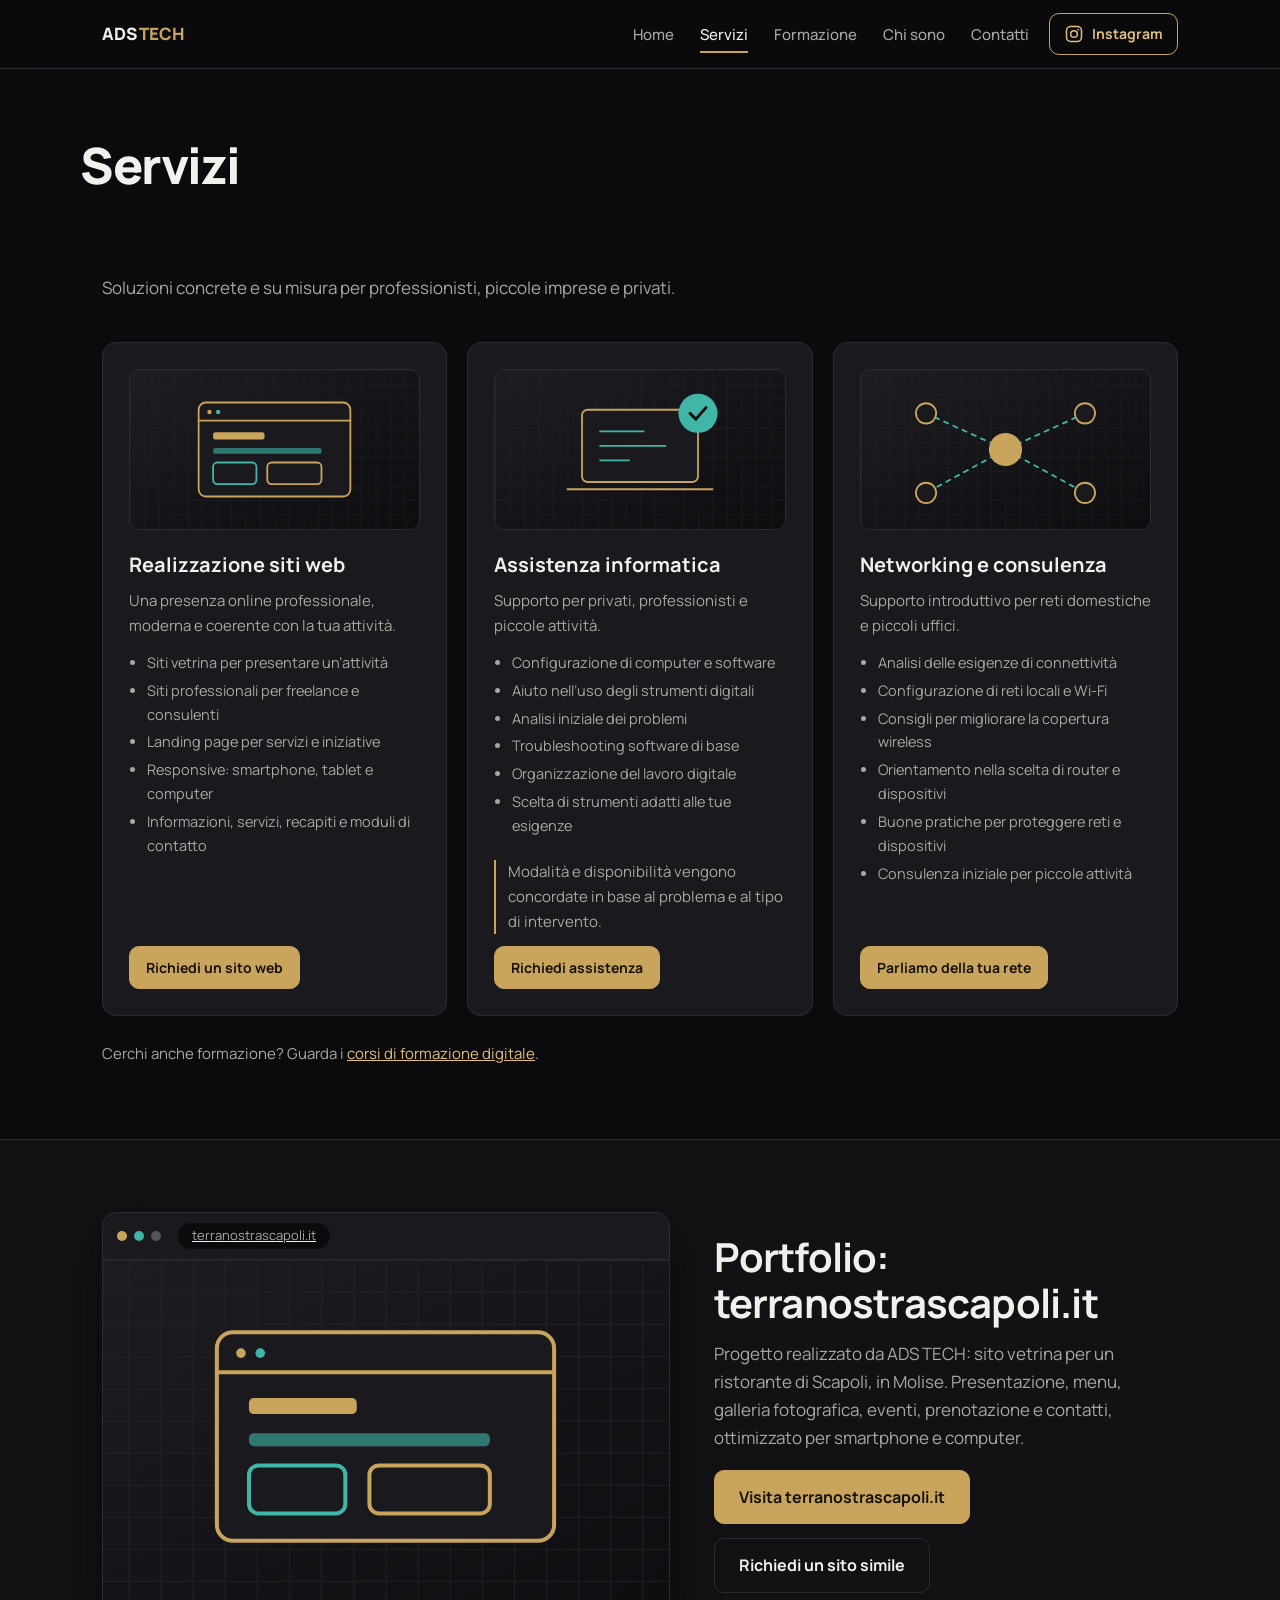
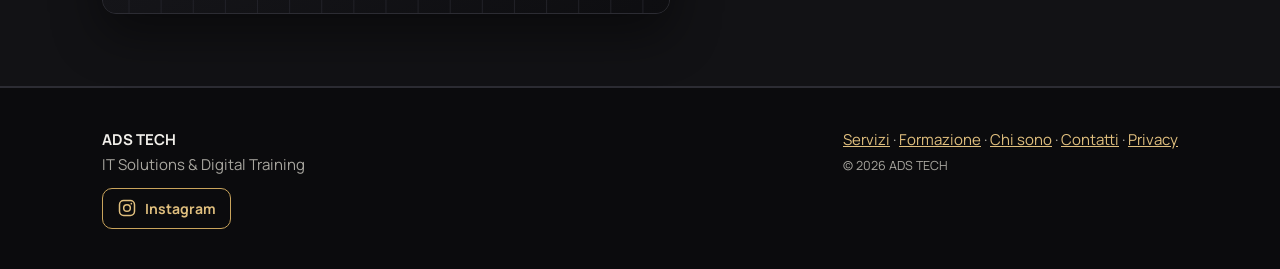
<file: servizi.html>
<!DOCTYPE html>
<html lang="it">
<head>
<meta charset="utf-8">
<meta name="viewport" content="width=device-width, initial-scale=1">
<title>Servizi | ADS TECH</title>
<meta name="description" content="Realizzazione siti web, assistenza informatica e consulenza networking per privati, professionisti e piccole imprese.">
<meta name="author" content="ADS TECH">
<meta property="og:title" content="Servizi | ADS TECH">
<meta property="og:description" content="Realizzazione siti web, assistenza informatica e consulenza networking per privati, professionisti e piccole imprese.">
<meta property="og:type" content="website"><meta property="og:site_name" content="ADS TECH">
<meta name="theme-color" content="#0b0b0d">
<link rel="preconnect" href="https://fonts.googleapis.com"><link rel="preconnect" href="https://fonts.gstatic.com" crossorigin>
<link href="https://fonts.googleapis.com/css2?family=Manrope:wght@400;500;700;800&display=swap" rel="stylesheet">
<link rel="stylesheet" href="style.css">
</head>
<body>
<header><div class="wrap nav">
<a class="logo" href="index.html">ADS <span>TECH</span></a>
<nav aria-label="Principale"><button class="menu-btn" id="menuBtn" aria-expanded="false" aria-controls="menu">Menu</button>
<ul id="menu">
<li><a href="index.html" >Home</a></li><li><a href="servizi.html" aria-current="page">Servizi</a></li><li><a href="formazione.html" >Formazione</a></li><li><a href="chi-sono.html" >Chi sono</a></li><li><a href="contatti.html" >Contatti</a></li>
</ul><a class="ig-btn" href="https://www.instagram.com/disandro.tech?cplk=MXMwYnIwM2o0bHpkdw%3D%3D&amp;utm_source=qr" target="_blank" rel="noopener" aria-label="ADS TECH su Instagram"><svg viewBox="0 0 24 24" aria-hidden="true"><rect x="3" y="3" width="18" height="18" rx="5"/><circle cx="12" cy="12" r="4"/><circle cx="17.2" cy="6.8" r="1" fill="currentColor" stroke="none"/></svg><span>Instagram</span></a></nav></div></header>
<main>
<div class="wrap page-title"><h1 style="font-size:clamp(32px,5vw,50px)">Servizi</h1></div>
<section><div class="wrap"><p class="lead">Soluzioni concrete e su misura per professionisti, piccole imprese e privati.</p>
<div class="cards">
<article class="card" id="web"><img class="cimg" src="web.svg" alt="" loading="lazy" width="400" height="220"><h3>Realizzazione siti web</h3><p>Una presenza online professionale, moderna e coerente con la tua attività.</p><ul><li>Siti vetrina per presentare un’attività</li><li>Siti professionali per freelance e consulenti</li><li>Landing page per servizi e iniziative</li><li>Responsive: smartphone, tablet e computer</li><li>Informazioni, servizi, recapiti e moduli di contatto</li></ul><a class="btn btn-sm btn-primary" href="contatti.html?servizio=Realizzazione%20siti%20web">Richiedi un sito web</a></article>
<article class="card" id="assistenza"><img class="cimg" src="assist.svg" alt="" loading="lazy" width="400" height="220"><h3>Assistenza informatica</h3><p>Supporto per privati, professionisti e piccole attività.</p><ul><li>Configurazione di computer e software</li><li>Aiuto nell’uso degli strumenti digitali</li><li>Analisi iniziale dei problemi</li><li>Troubleshooting software di base</li><li>Organizzazione del lavoro digitale</li><li>Scelta di strumenti adatti alle tue esigenze</li></ul><p class="note">Modalità e disponibilità vengono concordate in base al problema e al tipo di intervento.</p><a class="btn btn-sm btn-primary" href="contatti.html?servizio=Assistenza%20informatica">Richiedi assistenza</a></article>
<article class="card" id="networking"><img class="cimg" src="net.svg" alt="" loading="lazy" width="400" height="220"><h3>Networking e consulenza</h3><p>Supporto introduttivo per reti domestiche e piccoli uffici.</p><ul><li>Analisi delle esigenze di connettività</li><li>Configurazione di reti locali e Wi-Fi</li><li>Consigli per migliorare la copertura wireless</li><li>Orientamento nella scelta di router e dispositivi</li><li>Buone pratiche per proteggere reti e dispositivi</li><li>Consulenza iniziale per piccole attività</li></ul><a class="btn btn-sm btn-primary" href="contatti.html?servizio=Networking">Parliamo della tua rete</a></article>
</div>
<p class="trust">Cerchi anche formazione? Guarda i <a class="link" href="formazione.html">corsi di formazione digitale</a>.</p></div></section>
<section class="alt" id="demo"><div class="wrap demo">
<a class="browser" href="https://terranostrascapoli.it/" target="_blank" rel="noopener" aria-label="Apri terranostrascapoli.it, progetto realizzato da ADS TECH"><div class="bar"><i></i><i></i><i></i><span>terranostrascapoli.it</span></div><img src="https://terranostrascapoli.it/caption%281%29.jpg" alt="Anteprima del progetto terranostrascapoli.it realizzato da ADS TECH" loading="lazy" onerror="this.onerror=null;this.src='web.svg'"></a>
<div><h2>Portfolio: terranostrascapoli.it</h2><p class="lead" style="margin-bottom:18px">Progetto realizzato da ADS TECH: sito vetrina per un ristorante di Scapoli, in Molise. Presentazione, menu, galleria fotografica, eventi, prenotazione e contatti, ottimizzato per smartphone e computer.</p>
<div class="cta" style="margin-top:0"><a class="btn btn-primary" href="https://terranostrascapoli.it/" target="_blank" rel="noopener">Visita terranostrascapoli.it</a><a class="btn btn-ghost" href="contatti.html?servizio=Realizzazione%20siti%20web">Richiedi un sito simile</a></div></div>
</div></section>
</main>
<footer><div class="wrap foot">
<div><b style="color:var(--text)">ADS TECH</b><br>IT Solutions &amp; Digital Training<br><a class="ig-btn ig-f" href="https://www.instagram.com/disandro.tech?cplk=MXMwYnIwM2o0bHpkdw%3D%3D&amp;utm_source=qr" target="_blank" rel="noopener" aria-label="ADS TECH su Instagram"><svg viewBox="0 0 24 24" aria-hidden="true"><rect x="3" y="3" width="18" height="18" rx="5"/><circle cx="12" cy="12" r="4"/><circle cx="17.2" cy="6.8" r="1" fill="currentColor" stroke="none"/></svg><span>Instagram</span></a></div>
<div><a href="servizi.html">Servizi</a> · <a href="formazione.html">Formazione</a> · <a href="chi-sono.html">Chi sono</a> · <a href="contatti.html">Contatti</a> · <a href="contatti.html#privacy">Privacy</a><br><!-- Aggiungere qui P.IVA / dati fiscali quando disponibili --><small>© <span id="y"></span> ADS TECH</small></div>
</div></footer>
<script src="effects.js" defer></script>
<script src="script.js"></script>
</body>
</html>
</file>
<file: style.css>
:root{--bg:#0b0b0d;--bg2:#121215;--card:#1a1a1e;--line:#2c2c33;--text:#f2f0eb;--muted:#a9a7a0;--gold:#c9a45c;--gold2:#e0bf7e;--teal:#3fb6a8;--err:#ff8a80;--ok:#6fd49c;--r:14px}
*{box-sizing:border-box;margin:0}
html{scroll-behavior:smooth;scroll-padding-top:76px}
body{font-family:Manrope,system-ui,-apple-system,"Segoe UI",Roboto,sans-serif;background:var(--bg);color:var(--text);line-height:1.65;font-size:17px}
a{color:inherit}
.wrap{max-width:1120px;margin:0 auto;padding:0 22px}
:focus-visible{outline:2px solid var(--gold2);outline-offset:3px}
header{position:sticky;top:0;z-index:20;background:rgba(11,11,13,.92);backdrop-filter:blur(10px);border-bottom:1px solid var(--line)}
.nav{display:flex;align-items:center;justify-content:space-between;height:68px}
.logo{font-weight:800;text-decoration:none;letter-spacing:-.01em}
.logo span{color:var(--gold)}
nav ul{display:flex;gap:26px;list-style:none;padding:0}
nav a{text-decoration:none;color:var(--muted);font-size:15px;font-weight:500;padding:6px 0;border-bottom:2px solid transparent;transition:color .2s}
nav a:hover{color:var(--text)}
nav a[aria-current]{color:var(--text);border-color:var(--gold)}
.menu-btn{display:none;background:none;border:1px solid var(--line);color:var(--text);border-radius:10px;padding:8px 12px;font:inherit;cursor:pointer}
.btn{display:inline-block;padding:13px 24px;border-radius:10px;font:inherit;font-weight:700;font-size:16px;text-decoration:none;cursor:pointer;border:1px solid var(--gold);transition:transform .2s,background .2s}
.btn-primary{background:var(--gold);color:#16130c}
.btn-primary:hover{background:var(--gold2);transform:translateY(-1px)}
.btn-ghost{background:transparent;color:var(--text);border-color:var(--line)}
.btn-ghost:hover{border-color:var(--gold);color:var(--gold2)}
.btn-sm{padding:9px 16px;font-size:14px}
.btn:disabled{opacity:.6;cursor:wait}
.hero{padding:100px 0 88px;background:radial-gradient(800px 380px at 88% 8%,rgba(201,164,92,.10),transparent 60%),var(--bg)}
.hero .grid{display:grid;grid-template-columns:1.15fr .85fr;gap:48px;align-items:center}
h1{font-size:clamp(36px,6vw,62px);line-height:1.06;letter-spacing:-.03em;font-weight:800}
.sub{font-size:20px;color:var(--gold2);margin:18px 0 22px;font-weight:500}
.intro p{color:var(--muted);max-width:60ch;margin-bottom:12px}
.cta{display:flex;gap:14px;flex-wrap:wrap;margin-top:28px}
.net{width:100%;height:auto}
.net line{stroke:var(--line);stroke-width:1.4}
.net .hot{stroke:var(--gold);stroke-dasharray:6 8;animation:flow 2.6s linear infinite}
.net circle{fill:var(--card);stroke:var(--teal);stroke-width:1.6}
.net .core{fill:var(--gold);stroke:none}
@keyframes flow{to{stroke-dashoffset:-28}}
.page-title{padding:70px 0 10px}
section{padding:72px 0}
.alt{background:var(--bg2);border-top:1px solid var(--line);border-bottom:1px solid var(--line)}
h2{font-size:clamp(28px,4vw,40px);letter-spacing:-.02em;line-height:1.15;margin-bottom:14px}
.lead{color:var(--muted);max-width:62ch;margin-bottom:40px}
.cards{display:grid;grid-template-columns:repeat(auto-fit,minmax(250px,1fr));gap:20px}
.card{background:var(--card);border:1px solid var(--line);border-radius:var(--r);padding:26px;display:flex;flex-direction:column;transition:border-color .25s,transform .25s}
.card:hover{border-color:var(--gold);transform:translateY(-3px)}
.course{border-top:3px solid var(--teal)}
.course:hover{border-color:var(--teal)}
.course .ico{color:var(--teal)}
.ico{width:42px;height:42px;margin-bottom:16px;color:var(--gold)}
.ico svg{width:100%;height:100%;fill:none;stroke:currentColor;stroke-width:1.6;stroke-linecap:round;stroke-linejoin:round}
.card h3{font-size:20px;margin-bottom:8px}
.card p{color:var(--muted);font-size:15px;margin-bottom:12px}
.card ul{padding-left:18px;color:var(--muted);font-size:14.5px;margin-bottom:18px}
.card li{margin-bottom:4px}
.card .btn{margin-top:auto;align-self:flex-start}
.note{font-size:13.5px;color:var(--muted);border-left:2px solid var(--gold);padding-left:12px;margin-bottom:16px}
.about{display:grid;grid-template-columns:1fr 1fr;gap:48px;align-items:start}
.about p{color:var(--muted);margin-bottom:14px}
.facts{list-style:none;padding:0;display:grid;gap:12px}
.facts li{background:var(--card);border:1px solid var(--line);border-radius:var(--r);padding:16px 18px;font-size:15px}
.facts b{display:block}.facts span{color:var(--muted)}
.steps{display:grid;grid-template-columns:repeat(auto-fit,minmax(220px,1fr));gap:20px;counter-reset:s;list-style:none;padding:0}
.steps li{counter-increment:s;background:var(--card);border:1px solid var(--line);border-radius:var(--r);padding:24px}
.steps li::before{content:counter(s);display:grid;place-items:center;width:34px;height:34px;border-radius:50%;background:var(--gold);color:#16130c;font-weight:800;margin-bottom:14px}
.steps h3{font-size:18px;margin-bottom:6px}.steps p{color:var(--muted);font-size:15px}
.trust{margin-top:26px;color:var(--muted);font-size:15px}
.band{text-align:center}.band .lead{margin:0 auto 26px}
.formbox{background:var(--card);border:1px solid var(--line);border-radius:var(--r);padding:32px;max-width:760px}
.row{display:grid;grid-template-columns:1fr 1fr;gap:18px}
.field{margin-bottom:18px}
label{display:block;font-size:14px;font-weight:700;margin-bottom:6px}
label small{font-weight:400;color:var(--muted)}
input,select,textarea{width:100%;font:inherit;font-size:16px;color:var(--text);background:var(--bg);border:1px solid var(--line);border-radius:10px;padding:12px 14px}
input:focus,select:focus,textarea:focus{border-color:var(--gold);outline:none;box-shadow:0 0 0 3px rgba(201,164,92,.25)}
textarea{min-height:130px;resize:vertical}
.invalid{border-color:var(--err)}
.err{color:var(--err);font-size:13.5px;margin-top:5px}
.check{display:flex;gap:10px;align-items:flex-start;font-size:14.5px;color:var(--muted)}
.check input{width:auto;margin-top:5px}.check label{font-weight:400;margin:0}
.check a,footer a,.link{color:var(--gold2)}
.hp{position:absolute;left:-9999px;height:0;overflow:hidden}
.actions{display:flex;gap:12px;flex-wrap:wrap;margin-top:22px}
.status{margin-top:18px;padding:14px 16px;border-radius:10px;font-size:15px;display:none}
.status.ok{display:block;background:rgba(111,212,156,.1);border:1px solid var(--ok);color:var(--ok)}
.status.ko{display:block;background:rgba(255,138,128,.1);border:1px solid var(--err);color:var(--err)}
#privacy p,#privacy li{color:var(--muted);font-size:15px;margin-bottom:8px;max-width:78ch}
#privacy h2{font-size:26px}#privacy ul{padding-left:20px}
footer{border-top:1px solid var(--line);padding:40px 0;color:var(--muted);font-size:15px}
.foot{display:flex;justify-content:space-between;gap:24px;flex-wrap:wrap}
@media(max-width:860px){
.hero .grid,.about{grid-template-columns:1fr}.net-wrap{display:none}.hero{padding:64px 0 56px}
.menu-btn{display:block}
nav ul{display:none;position:absolute;top:68px;left:0;right:0;flex-direction:column;gap:0;background:var(--bg);border-bottom:1px solid var(--line);padding:8px 22px}
nav ul.open{display:flex}nav li a{display:block;padding:12px 0}
.row{grid-template-columns:1fr}.formbox{padding:22px}section{padding:56px 0}}
@media(prefers-reduced-motion:reduce){*{animation:none!important;transition:none!important}html{scroll-behavior:auto}}

.hero{position:relative;overflow:hidden}.hero canvas{position:absolute;inset:0;width:100%;height:100%}.hero .grid{position:relative;z-index:1}
.cimg{width:100%;height:auto;display:block;border-radius:10px;margin-bottom:18px;border:1px solid var(--line)}
.progress{position:fixed;top:0;left:0;height:3px;width:0;background:linear-gradient(90deg,var(--gold),var(--teal));z-index:50}
.nav{transition:height .25s}header.small .nav{height:56px}
.rot{font-size:18px;color:var(--muted);margin-bottom:18px;min-height:1.7em}.rot b{color:var(--teal)}.rot b::after{content:"|";margin-left:2px;animation:bl 1s steps(1) infinite}@keyframes bl{50%{opacity:0}}
.reveal{opacity:0;transform:translateY(28px);transition:opacity .7s ease,transform .7s ease}.reveal.in{opacity:1;transform:none}
.card{transition:border-color .25s,transform .2s ease-out}
.marquee{overflow:hidden;border-top:1px solid var(--line);border-bottom:1px solid var(--line);background:var(--bg2);padding:16px 0}
.track{display:flex;gap:42px;width:max-content;animation:mq 40s linear infinite;color:var(--muted);font-weight:700;white-space:nowrap}.track span::before{content:"◆";color:var(--gold);margin-right:42px;font-size:10px}
.marquee:hover .track{animation-play-state:paused}@keyframes mq{to{transform:translateX(-50%)}}
.net-wrap img{width:100%;height:auto;display:block}
.photo{border-radius:var(--r);overflow:hidden;border:1px solid var(--line);margin-bottom:16px;max-width:320px}.photo img{width:100%;display:block;aspect-ratio:1;object-fit:cover}

.demo{display:grid;grid-template-columns:1.1fr .9fr;gap:44px;align-items:center}
.browser{display:block;border:1px solid var(--line);border-radius:var(--r);overflow:hidden;background:var(--card);box-shadow:0 20px 50px rgba(0,0,0,.45);transition:transform .3s,border-color .3s}.browser:hover{transform:translateY(-4px);border-color:var(--gold)}
.bar{display:flex;align-items:center;gap:7px;padding:10px 14px;border-bottom:1px solid var(--line)}.bar i{width:10px;height:10px;border-radius:50%;background:#555}.bar i:first-child{background:var(--gold)}.bar i:nth-child(2){background:var(--teal)}
.bar span{margin-left:10px;background:var(--bg);border-radius:20px;padding:2px 14px;font-size:13px;color:var(--muted)}
.browser img{display:block;width:100%;aspect-ratio:16/10;object-fit:cover}
@media(max-width:860px){.demo{grid-template-columns:1fr}}

nav{display:flex;align-items:center;gap:20px}
.ig-btn{display:inline-flex;align-items:center;gap:8px;padding:8px 14px;border:1px solid var(--gold);border-radius:10px;color:var(--gold2);text-decoration:none;font-weight:700;font-size:14px;transition:background .2s,color .2s}
.ig-btn svg{width:20px;height:20px;fill:none;stroke:currentColor;stroke-width:1.8;stroke-linecap:round;stroke-linejoin:round}
.ig-btn:hover{background:var(--gold);color:#16130c}
footer .ig-btn{margin-top:10px}
.social{margin-top:26px;display:flex;align-items:center;gap:16px;flex-wrap:wrap;color:var(--muted)}
.kicker{display:block;font-size:.34em;letter-spacing:.2em;color:var(--gold);margin-bottom:12px;font-weight:700}
@media(max-width:520px){header .ig-btn span{display:none}header .ig-btn{padding:9px}.nav{gap:10px}}
</file>
